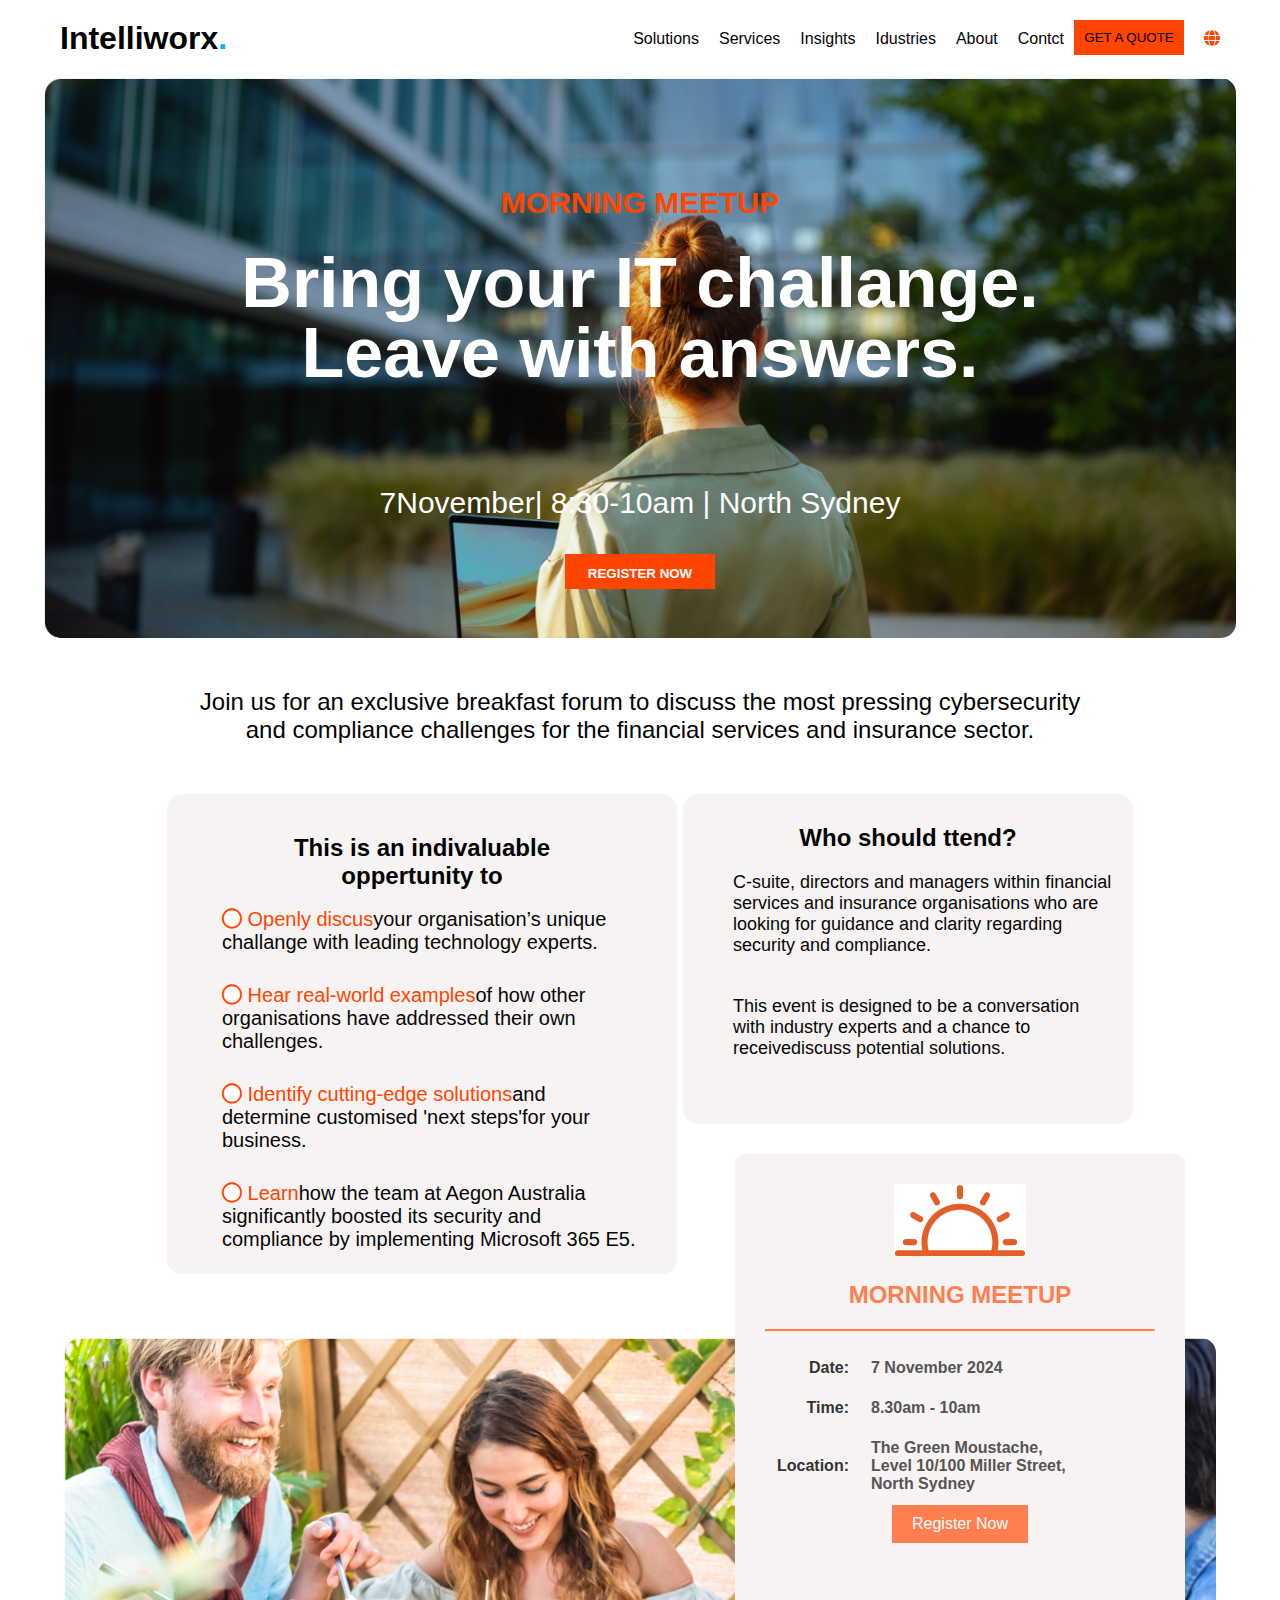
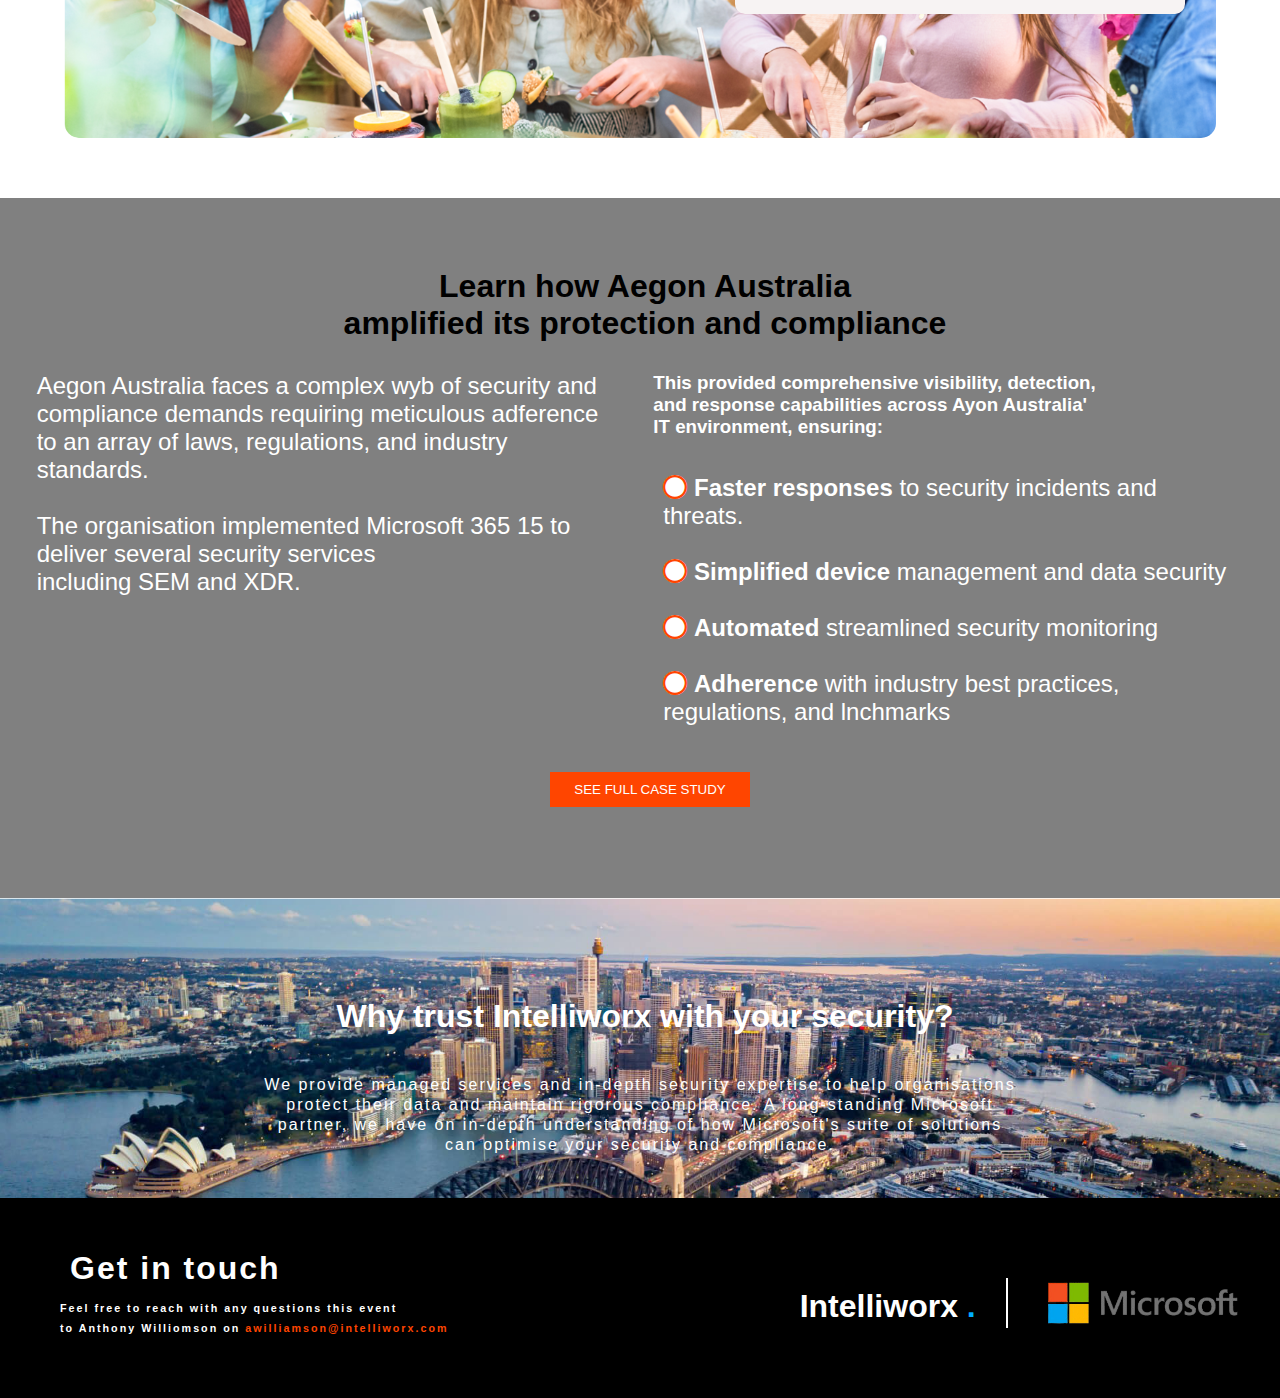
<file: New folder/index.html>
<!DOCTYPE html>
<html lang="en">
<head>
    <meta charset="UTF-8">
    <meta name="viewport" content="width=device-width, initial-scale=1.0">
    <title>Morden web page</title>
    <link rel="stylesheet" href="https://cdnjs.cloudflare.com/ajax/libs/font-awesome/6.7.2/css/all.min.css" integrity="sha512-Evv84Mr4kqVGRNSgIGL/F/aIDqQb7xQ2vcrdIwxfjThSH8CSR7PBEakCr51Ck+w+/U6swU2Im1vVX0SVk9ABhg==" crossorigin="anonymous" referrerpolicy="no-referrer" />
   <link rel="stylesheet" href="styles.css">
</head>
<body>
    <header>
        <h1>Intelliworx<span>.</span></h1>
        <nav>
            <ul>
                <li><a href="#">Solutions</a></li>
                <li><a href="#">Services</a></li>
                <li><a href="#">Insights</a></li>
                <li><a href="#">Idustries</a></li>
                <li><a href="#">About</a></li>
                <li><a href="#">Contct</a></li>
                <button class="btn">GET A QUOTE</button> <i class="fa-solid fa-globe" id="icon"></i>
            </ul>
        </nav>
    </header>

    <section class="container">
        <div class="container1">
              <h2>MORNING MEETUP</h2>
              <h1>Bring your IT challange. <br> Leave with answers.</h1>
              <br>
              <p>7November| 8:30-10am | North Sydney</p>
              <button class="btn">REGISTER NOW</button>
        </div>

    </section>
   <div  class="head">
                <p>Join us for an exclusive breakfast forum to discuss the most pressing cybersecurity 
                    <br>and compliance challenges for the financial services and insurance sector.</p>
        <div class="box1">
               <div class="meetup">
                    <h2>This is an indivaluable <br>oppertunity to</h2> <br>
                    <p>      <i class="fa-regular fa-circle"></i> <span>Openly discus</span>your organisation’s unique challange with leading technology experts.</p>
                    <p>      <i class="fa-regular fa-circle"></i> <span>Hear real-world examples</span>of how other organisations have addressed their own challenges.</p>
                    <p>      <i class="fa-regular fa-circle"></i> <span>Identify cutting-edge solutions</span>and determine customised 'next steps'for your business.</p>
                    <p>      <i class="fa-regular fa-circle"></i> <span>Learn</span>how the team at Aegon Australia significantly boosted its security and compliance by implementing Microsoft 365 E5. </p>
               </div>
               <div class="meetup1">
                  <h2>Who should ttend?</h2>
                  <p>C-suite, directors and managers within financial services and insurance organisations who are looking for guidance and clarity regarding security and compliance.</p>
                   <p>
                    This event is designed to be a conversation with industry experts and a chance to receivediscuss potential solutions.</p>
                </div>
              
        </div>
 
        <div class="meetup-card">
            <div> <img src="img/Path 1 (2).png" alt=""></div>
            <h2>MORNING MEETUP</h2>
            <hr>
            <table>
              <tr>
                <td>Date:</td>
                <td>7 November 2024</td>
              </tr>
              <tr>
                <td>Time:</td>
                <td>8.30am - 10am</td>
              </tr>
              <tr>
                <td>Location:</td>
                <td>The Green Moustache,<br> Level 10/100 Miller Street,<br> North Sydney</td>
              </tr>
            </table>
            <button class="register-btn mt-3">Register Now</button>
          </div>
</div>

<div class="layerbox"></div>

<div class="nextbox">
    <h1>Learn how Aegon Australia <br> amplified its protection and compliance</h1>

      <div class="parent">
        <div class="nextbox1">
            <p>Aegon Australia faces a complex wyb of security and compliance demands requiring meticulous adference to an array of laws, regulations, and industry standards.
<br>
<br>
                The organisation implemented Microsoft 365 15 to deliver several security services including SEM and XDR.</p>
        </div>
      <div class="nextbox1">
        <h3>This provided comprehensive visibility, detection, <br> and response capabilities across Ayon Australia' <br> IT environment, ensuring:</h3>
        <br> <br>
         <p> <i class="fa-regular fa-circle"></i> <span>Faster responses</span> to security incidents and threats.
<br> <br>
<i class="fa-regular fa-circle"></i>   <span> Simplified device</span> management and data security
            <br> <br>
            <i class="fa-regular fa-circle"></i> <span>  Automated</span> streamlined security monitoring
            <br> <br>
            <i class="fa-regular fa-circle"></i> <span>Adherence</span> with industry best practices, regulations, and lnchmarks</p>
    </div>
    </div>
    <button class="btnn">SEE FULL CASE STUDY</button>
</div>

<div class="smallbox">
    <div class="suriya">
   <h1>Why trust Intelliworx with your security?</h1>
   <p>
    We provide managed services and in-depth security expertise to help organisations <br> 
     protect their data and maintain rigorous compliance. A long-standing Microsoft <br> 
     partner, we have on in-depth understanding of how Microsoft's suite of solutions <br> 
     can optimise your security and compliance.
   </p>
</div>
</div>

<div class="footer">
    <div class="foot">
  <h1>Get in touch</h1>
  <br> 
  <h6>Feel free to reach with any questions this event <br> 
   to Anthony Williomson on <span>awilliamson@intelliworx.com</span></h6>
</div>
<div class="foot1">
    
    <div><h1>Intelliworx <span>.</span> </h1></div>
    <img src="img/Path 212.png" alt="" style="margin-left: 30px; height: 50px; margin-top: 80px;">
    <div> <img src="img/mc-removebg-preview.png" alt="">
    </div>
</div>
</div>
</body>
</html>
</file>
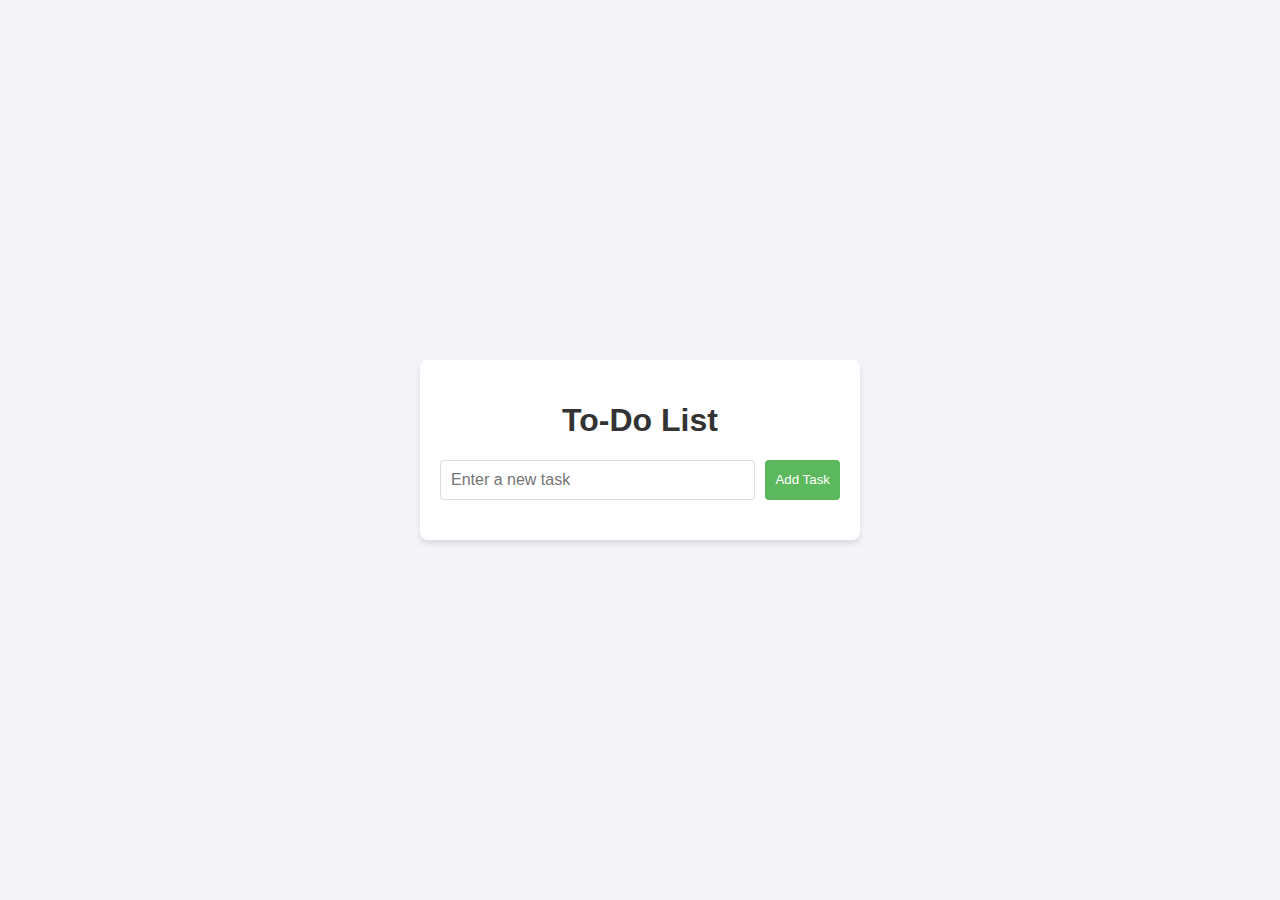
<file: todo/index.html>
<!DOCTYPE html>
<html lang="en">
  <head>
    <meta charset="UTF-8" />
    <meta name="viewport" content="width=device-width, initial-scale=1.0" />
    <title>To-Do List</title>
    <link rel="stylesheet" href="style.css">
  </head>
  <body>
    <div class="container">
      <h1>To-Do List</h1>
      <div class="input-container">
        <input type="text" id="taskInput" placeholder="Enter a new task" />
        <button id="addTaskButton">Add Task</button>
      </div>
      <ul id="taskList"></ul>
    </div>
    <script src="index.js"></script>
  </body>
</html>
</file>
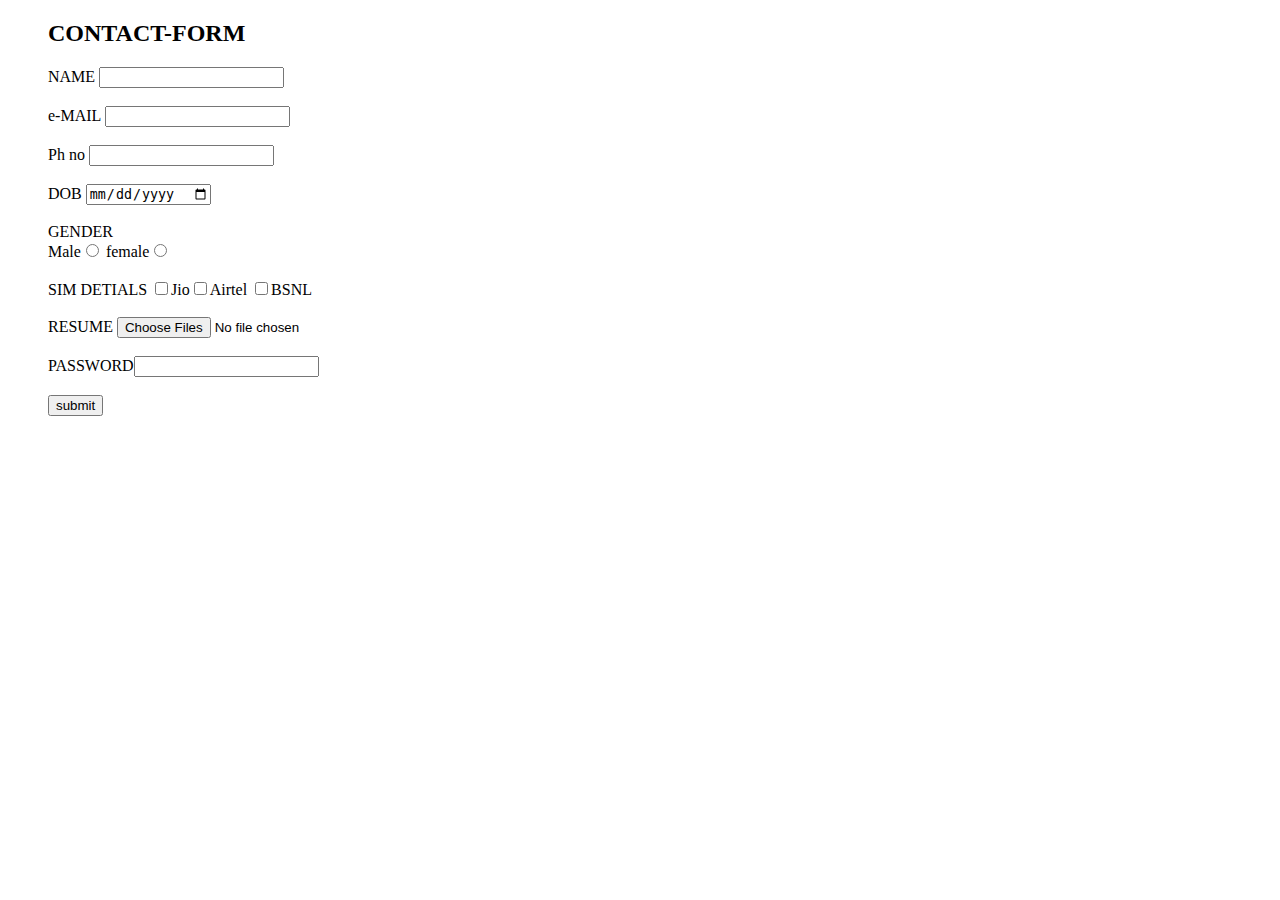
<file: form.html>
<!DOCTYPE html>
<html lang="en">
<head>
    <meta charset="UTF-8">
    <meta name="viewport" content="width=\, initial-scale=1.0">
    <title>form</title>
</head>
<body>
    <blockquote>
    <h2>CONTACT-FORM</h2>
    <form action="" method="post">
   <label for="">NAME</label> <input type="text" required> <br> <br>
   <label for="">e-MAIL</label> <input type="email" required> <br> <br>
   <label for="">Ph no</label> <input type="number" required> <br> <br>
   <label for="">DOB</label> <input type="date" required> <br> <br>
    <label for="">GENDER</label><br>
   <label for="">Male</label><input type="radio" name="GENDER" required> 
   <label for="">female</label><input type="radio" name="GENDER" required><br><br>
   <label for="">SIM DETIALS</label>   <input type="checkbox" name="SIM DETIALS">Jio<input type="checkbox" name="SIM DETIALS">Airtel <input type="checkbox" name="SIM DETIALS" required>BSNL<br><br> 
   <label for="">RESUME</label>  <input type="file" multiple required><br><br>
   <label for="">PASSWORD</label><input type="password" required><br><br>
   <button>submit</button>
</form></blockquote>
</body>
</html>
</file>
<file: New folder/styles.css>
*{
    margin: 0;
    padding: 0;
    font-family: Arial, sans-serif;
}
h1{
    margin-left: 10px;
}
header{
    display: flex;
    justify-content: space-between;
    padding: 20px 50px;
}
nav ul{
    display: flex;
    list-style: none;
}
nav ul li{
    padding: 10px;
}
nav ul li a{
    text-decoration: none;
    color: rgb(5, 5, 5);
}
span{
    color: rgb(0, 174, 255);
}
.btn{
    width: 110px;
    height: 35px;
    border: none;
    background-color: orangered;
}
#icon{
    margin-left: 10px;
    padding: 10px;
}

.container{
    color: #fff;
    text-align: center;
    padding: 80px 20px;
    margin: 0 auto;
    width: 90%;
    background-image: url(img/istockphoto-1023202110-1024x1024.png);
    background-size: cover;
    border-radius: 15px;
    height: 400px;
}
.container1{
    max-width: 800px;
    line-height: 70px;
    margin: 10px auto;
    color:white;

}
.container1 h2{
    font-size: 30px;
    color: orangered;
}
.container1 h1{
    font-size: 70px;
    margin: 10px 0;
}
.container1 p{
    font-size: 30px;
}
.container1 button{
    background-color: orangered;
    color: #fff;
    padding: 12px 20px;
    width: 150px;
    text-decoration: none;
    font-weight: bold;
}
.head {
    height: 800px;
    color: rgb(3, 3, 3);
    position: relative;
    justify-content: center;
    text-align: center;
}
.head p{
    text-align: center;
    font-size: 1.5rem;
    padding: 50px;
}
.head .box1{
    margin: 0 auto;
    width: 90%;
    height: 600px;
    display: flex;
    justify-content: space-around;

}
.head .box1 .meetup{
    background-color: #f7f3f3;
         z-index: 10;
         width: 430px;
         height: 400px;
         border-radius: 15px;
         margin-left: 100px;
         padding: 40px;



}
.head .box1 .meetup1{
    background-color: #f7f3f3;
    z-index: 10;
    width: 450px;
    height: 300px;
    border-radius: 15px;
    margin-right: 80px;
    padding-top: 30px;

}
.box1 .meetup1 p{
    color: rgb(7, 7, 7);
    font-size: 18px;
    text-align: start;
    padding: 20px;
    margin-left: 30px;
    

}
.head .meetup2{
    background-color: #f7f3f3;
    z-index: 10;
    width: 390px;
    height: 400px;
    border-radius: 15px;
    margin-top: -220px;
    margin-left: 735px;
    padding: 30px;

}
.btn1{
    padding: 10px;
    border: none;
    background-color: orangered;
    margin-top: 20px;
}
.head .meetup2 p {
    padding: 10px;
text-align: start;
padding-left: 100px;
font-size:1rem;
}
.head .meetup2 p strong{
    margin-right: 30px;
}
.head .meetup2 p span{
    text-align: start;
}

.box1 .meetup p{
    color: rgb(7, 7, 7);
    padding: 0;
    font-size: 20px;
    padding-bottom: 30px;
    text-align: start;
    padding-left: 15px;
}

.head .box1 .meetup span{
       color: orangered;
}

.layerbox{
    width: 90%;
    height: 400px;
    background: black;
    margin: 0 auto;
    border-radius: 15px;
    margin-top: -100px;
    background-image: url(img/istockphoto-1309325250-1024x1024.png);
    background-size: cover;
    background-repeat: no-repeat;
}
.nextbox{
    width: 100%;
    height: 700px;
    background: gray;
    margin-top: 60px;
}
.nextbox h1{
    text-align: center;
    padding-top: 70px;
}
.nextbox .parent{
    margin-top: 30px;
    display: flex;
    justify-content: space-evenly;
}
.nextbox .nextbox1{
    width: 600px;
    height: 400px;
}
.nextbox .nextbox1 p{
    padding: 10px;
    color: white;
    text-align: start;
    margin-top: -10px;
    font-size: 1.5rem;
    align-items: center;
}
.nextbox .nextbox1 h3{
    color: white;
}
.parent .nextbox1 p span{
    color: white;
    font-weight: bold;
}
.btnn{
    margin-left:550px;
     width: 200px;
      padding: 10px;
       background: orangered; 
       border: none;
        color: white;
}
i{
    color:orangered;

    background-color: white;
    border-radius: 100%;
}
.smallbox{
    width: 100%;
    height: 300px;
    background: rgb(158, 77, 77);
    background-image: url(img/au-hero-image.png);
    background-size: cover;
        background-repeat:no-repeat;
}
 .suriya{
    text-align: center;
padding-top: 70px;
color: white;
}
.smallbox .suriya h1{
    padding: 30px;
}
.smallbox .suriya p{
padding: 10px;
letter-spacing: 2px;
line-height: 20px;
}
.footer{
    width: 100%;
    height: 200px;
    background: black;
    color: white;
    display: flex;
    justify-content: space-between ;
}
.foot{
    padding: 60px;
    letter-spacing: 2px;
    line-height: 20px;
    text-align: start;
}
.footer .foot span{
    color: orangered;
}
.foot1{    
    display: flex;
}
.foot1 h1{
    margin-top: 90px;
}
.foot1 img{
    margin-top: 60px;
    height: 80px;
    margin-right: 40px;
}


.meetup-card {
    margin-left:735px;
    margin-top: -240px;
     height: 400px;
     width: 390px;
    text-align: center;
    border: 1px solid #ddd;
    padding: 30px;
    background-color: #f7f3f3;
    border-radius: 10px;
    border: none;
  }
  .meetup-card .icon {
    font-size: 2.5rem;
    color: #FF7F50;
  }
  .meetup-card h2 {
    color: #FF7F50;
    font-weight: bold;
    margin: 20px 0;
  }
  .meetup-card hr {
    border-top: 2px solid #FF7F50;
    margin: 15px 0;
  }
  table {
    margin-top: 15px;
  }
  table td {
    padding: 10px;
    font-weight: bold;
    color: #555;
    text-align: left;
  }
  table td:first-child {
    text-align: right;
    color: #333;
  }
  .register-btn {
    background-color: #FF7F50;
    color: white;
    border: none;
    padding: 10px 20px;
    font-size: 1rem;
  }
</file>
<file: todo/style.css>
body {
    font-family: Arial, sans-serif;
    background-color: #f4f4f9;
    margin: 0;
    padding: 0;
    display: flex;
    justify-content: center;
    align-items: center;
    height: 100vh;
  }
  
  .container {
    background: #ffffff;
    padding: 20px;
    border-radius: 8px;
    box-shadow: 0 4px 6px rgba(0, 0, 0, 0.1);
    width: 100%;
    max-width: 400px;
  }
  
  h1 {
    text-align: center;
    color: #333333;
  }
  
  .input-container {
    display: flex;
    margin-bottom: 20px;
  }
  
  input[type="text"] {
    flex: 1;
    padding: 10px;
    border: 1px solid #dddddd;
    border-radius: 4px;
    font-size: 16px;
  }
  
  button {
    padding: 10px;
    background-color: #5cb85c;
    color: white;
    border: none;
    border-radius: 4px;
    cursor: pointer;
    margin-left: 10px;
  }
  
  button:hover {
    background-color: #4cae4c;
  }
  
  ul {
    list-style-type: none;
    padding: 0;
  }
  
  li {
    display: flex;
    justify-content: space-between;
    background: #f9f9f9;
    margin-bottom: 10px;
    padding: 10px;
    border: 1px solid #dddddd;
    border-radius: 4px;
  }
  
  li button {
    background-color: #d9534f;
    border: none;
    padding: 5px 10px;
    color: white;
    border-radius: 4px;
    cursor: pointer;
  }
  
  li button:hover {
    background-color: #c9302c;
  }
</file>
